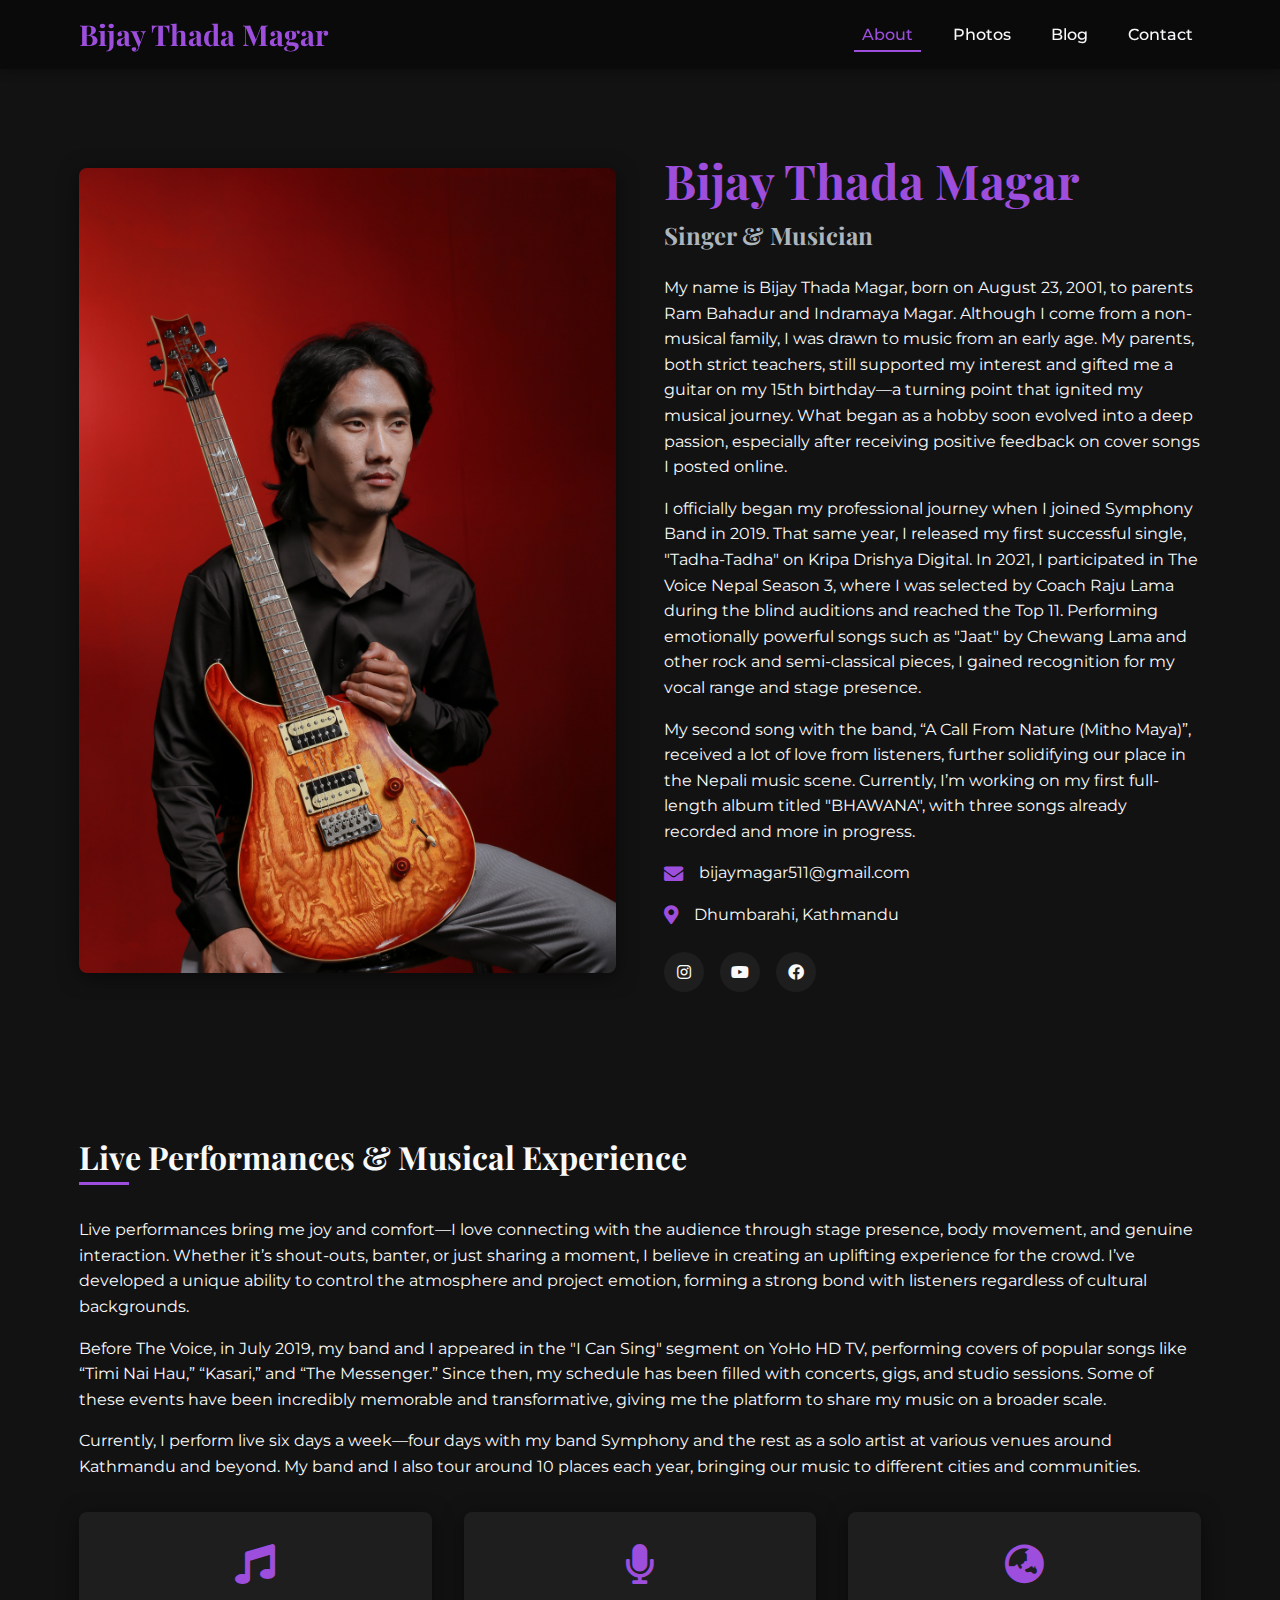
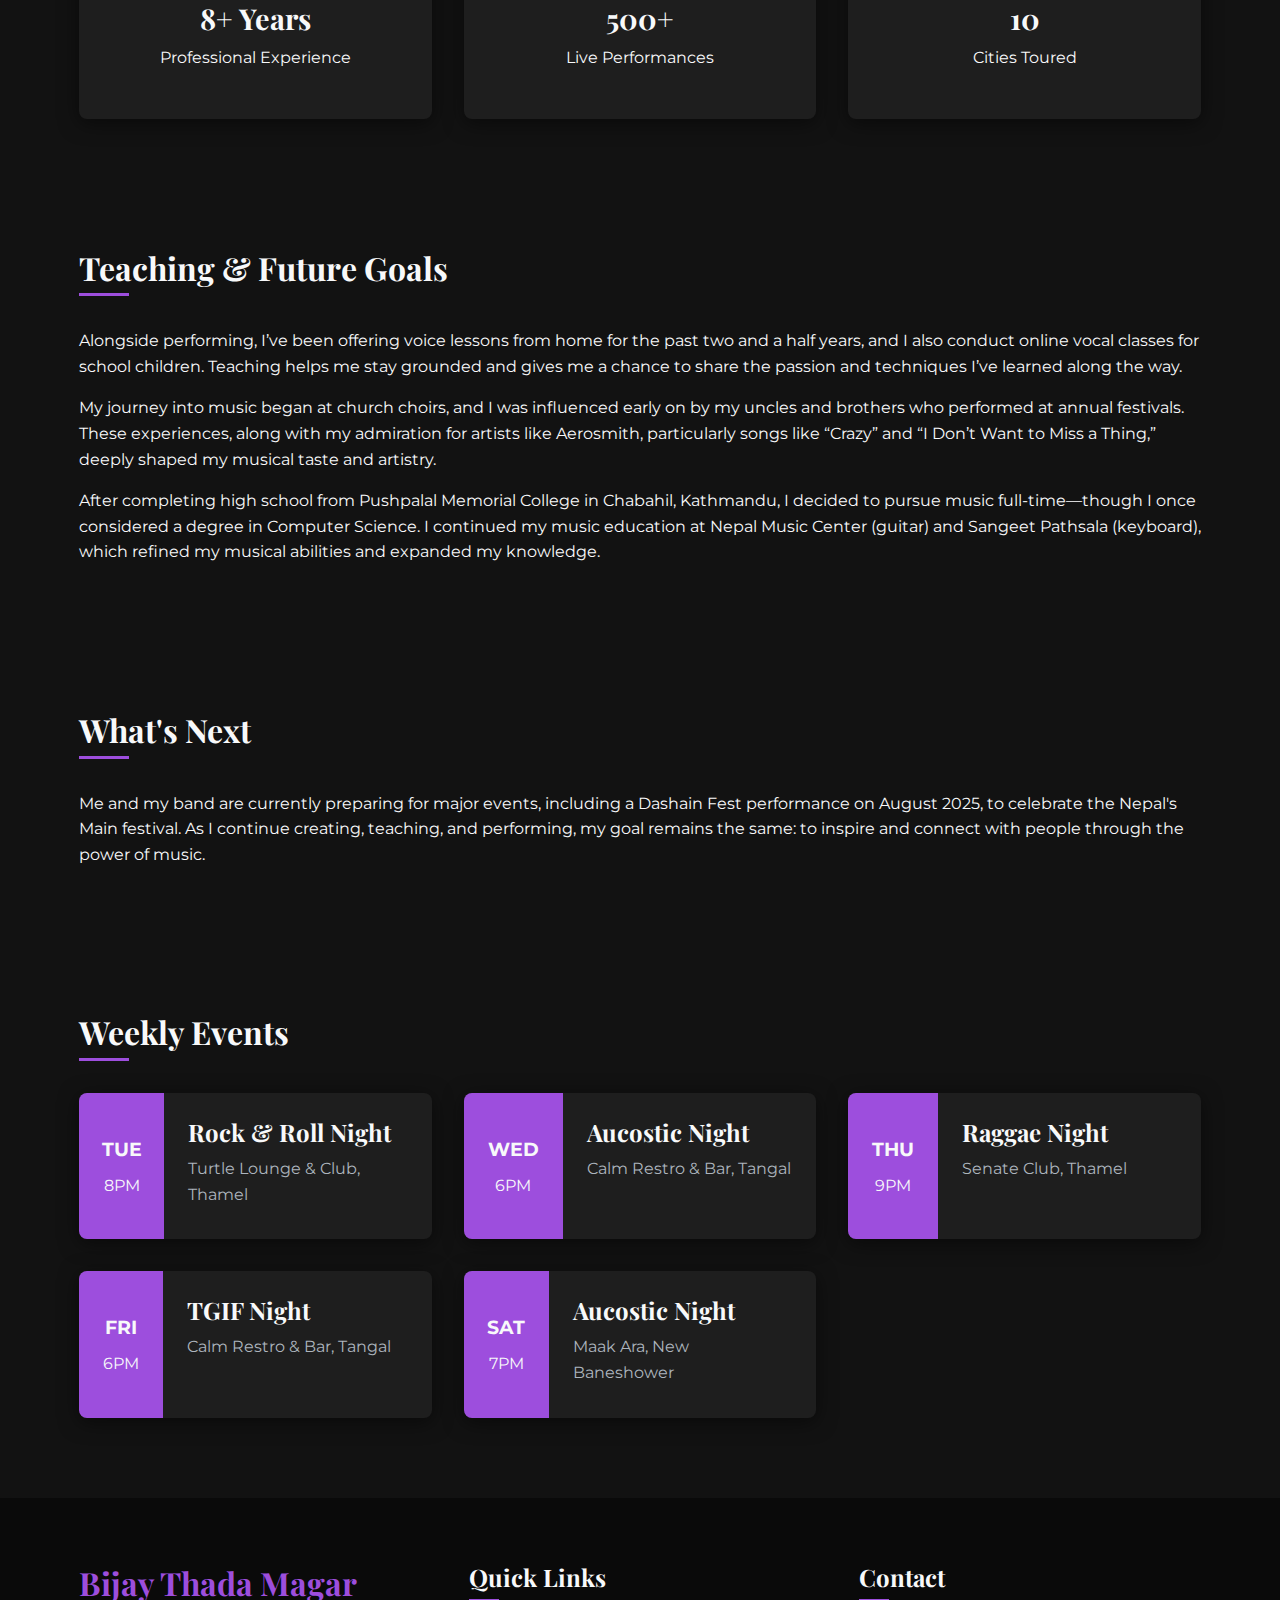
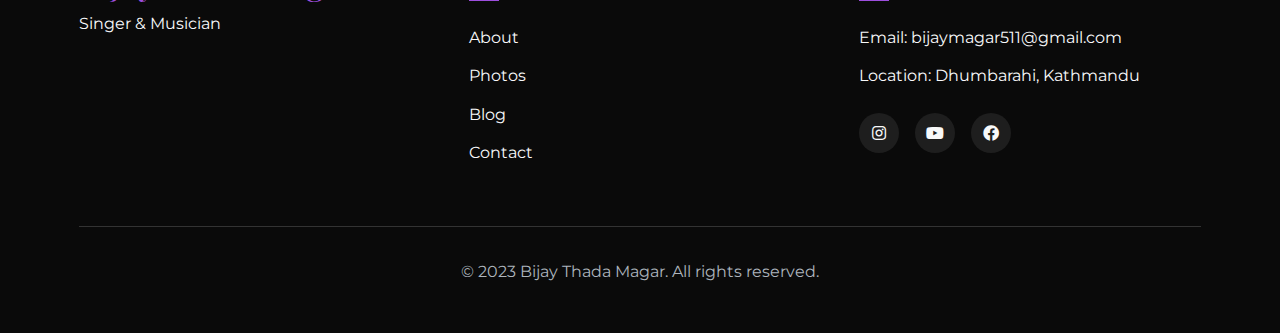
<file: index.html>
<!DOCTYPE html>
<html lang="en">
<head>
    <meta charset="UTF-8">
    <meta name="viewport" content="width=device-width, initial-scale=1.0">
    <title>Bijay Thada Magar | Musician & Singer</title>
    <link rel="preconnect" href="https://fonts.googleapis.com">
    <link rel="preconnect" href="https://fonts.gstatic.com" crossorigin>
    <link href="https://fonts.googleapis.com/css2?family=Montserrat:wght@300;400;500;600;700&family=Playfair+Display:wght@400;700&display=swap" rel="stylesheet">
    <link rel="stylesheet" href="css/styles.css">
    <link rel="stylesheet" href="https://cdnjs.cloudflare.com/ajax/libs/font-awesome/5.15.4/css/all.min.css">
</head>
<body>
    <header>
        <div class="container">
            <div class="logo">
                <h1>Bijay Thada Magar</h1>
            </div>
            <nav>
                <div class="menu-toggle">
                    <span></span>
                    <span></span>
                    <span></span>
                </div>
                <ul class="nav-links">
                    <li><a href="index.html" class="active">About</a></li>
                    <li><a href="photos.html">Photos</a></li>
                    <li><a href="blog.html">Blog</a></li>
                    <li><a href="contact.html">Contact</a></li>
                </ul>
            </nav>
        </div>
    </header>

    <main>
        <section class="hero">
            <div class="container">
                <div class="hero-content">
                    <div class="profile-image">
                        <img src="photos/profilr.JPG" alt="Bijay Thada Magar">
<!--                         <div class="profile-counter">
                            <span id="viewCount">1,234</span> views
                        </div> -->
                    </div>
                    <div class="profile-info">
                        <h2>Bijay Thada Magar</h2>
                        <h3>Singer & Musician</h3>
                        <p>My name is Bijay Thada Magar, born on August 23, 2001, to parents Ram Bahadur and Indramaya Magar. Although I come from a non-musical family, I was drawn to music from an early age. My parents, both strict teachers, still supported my interest and gifted me a guitar on my 15th birthday—a turning point that ignited my musical journey. What began as a hobby soon evolved into a deep passion, especially after receiving positive feedback on cover songs I posted online.</p>

                        <p>I officially began my professional journey when I joined Symphony Band in 2019. That same year, I released my first successful single, "Tadha-Tadha" on Kripa Drishya Digital. In 2021, I participated in The Voice Nepal Season 3, where I was selected by Coach Raju Lama during the blind auditions and reached the Top 11. Performing emotionally powerful songs such as "Jaat" by Chewang Lama and other rock and semi-classical pieces, I gained recognition for my vocal range and stage presence.</p>

                        <p>My second song with the band, “A Call From Nature (Mitho Maya)”, received a lot of love from listeners, further solidifying our place in the Nepali music scene. Currently, I’m working on my first full-length album titled "BHAWANA", with three songs already recorded and more in progress.</p>
                        
                        <div class="contact-info">
                            <div class="contact-item">
                                <i class="fas fa-envelope"></i>
                                <span>bijaymagar511@gmail.com</span>
                            </div>
                            <div class="contact-item">
                                <i class="fas fa-map-marker-alt"></i>
                                <span>Dhumbarahi, Kathmandu</span>
                            </div>
                        </div>
                        <div class="social-links">
                            <a href="https://www.instagram.com/_bijaymagar_?igsh=MzJzamhxY25reHR5" class="social-icon" target="_blank" rel="noopener noreferrer">
                                <i class="fab fa-instagram"></i>
                            </a>
                            <a href="https://youtube.com/@bijaythadamagar3898?si=WERd1830uHzhYi10" class="social-icon" target="_blank" rel="noopener noreferrer">
                                <i class="fab fa-youtube"></i>
                            </a>
                            <a href="https://www.facebook.com/profile.php?id=100064713847840&mibextid=rS40aB7S9Ucbxw6v" class="social-icon" target="_blank" rel="noopener noreferrer">
                                <i class="fab fa-facebook"></i>
                            </a>
                            <!-- <a href="#" class="social-icon"><i class="fab fa-twitter"></i></a> -->
                        </div> 
                    </div>
                </div>
            </div>
        </section>

        <section class="experience-section">
            <div class="container">
                <h2 class="section-title">Live Performances & Musical Experience</h2>
                <div class="experience-content">
                    <p>Live performances bring me joy and comfort—I love connecting with the audience through stage presence, body movement, and genuine interaction. Whether it’s shout-outs, banter, or just sharing a moment, I believe in creating an uplifting experience for the crowd. I’ve developed a unique ability to control the atmosphere and project emotion, forming a strong bond with listeners regardless of cultural backgrounds.</p>

                    <p>Before The Voice, in July 2019, my band and I appeared in the "I Can Sing" segment on YoHo HD TV, performing covers of popular songs like “Timi Nai Hau,” “Kasari,” and “The Messenger.” Since then, my schedule has been filled with concerts, gigs, and studio sessions. Some of these events have been incredibly memorable and transformative, giving me the platform to share my music on a broader scale.</p>

                    <p>Currently, I perform live six days a week—four days with my band Symphony and the rest as a solo artist at various venues around Kathmandu and beyond. My band and I also tour around 10 places each year, bringing our music to different cities and communities.</p>
                    <div class="experience-highlights">
                        <div class="highlight-item">
                            <i class="fas fa-music"></i>
                            <h3>8+ Years</h3>
                            <p>Professional Experience</p>
                        </div>
                        <div class="highlight-item">
                            <i class="fas fa-microphone"></i>
                            <h3>500+</h3>
                            <p>Live Performances</p>
                        </div>
                        <div class="highlight-item">
                            <i class="fas fa-globe-asia"></i>
                            <h3>10</h3>
                            <p>Cities Toured</p>
                        </div>
                    </div>
                </div>
            </div>
        </section>

        <section class="teaching-section">
            <div class="container">
                <h2 class="section-title">Teaching & Future Goals</h2>
                <div class="teaching-content">
                    <p>Alongside performing, I’ve been offering voice lessons from home for the past two and a half years, and I also conduct online vocal classes for school children. Teaching helps me stay grounded and gives me a chance to share the passion and techniques I’ve learned along the way.</p>
                    <p>My journey into music began at church choirs, and I was influenced early on by my uncles and brothers who performed at annual festivals. These experiences, along with my admiration for artists like Aerosmith, particularly songs like “Crazy” and “I Don’t Want to Miss a Thing,” deeply shaped my musical taste and artistry.</p>
                    <p>After completing high school from Pushpalal Memorial College in Chabahil, Kathmandu, I decided to pursue music full-time—though I once considered a degree in Computer Science. I continued my music education at Nepal Music Center (guitar) and Sangeet Pathsala (keyboard), which refined my musical abilities and expanded my knowledge.</p>
                </div>
            </div>
        </section>

        <section class="whats-next">
            <div class="container">
                <h2 class="section-title">What's Next</h2>
                <div class="whats-next-content">
                    <p>Me and my band are currently preparing for major events, including a Dashain Fest performance on August 2025, to celebrate the Nepal's Main festival. As I continue creating, teaching, and performing, my goal remains the same: to inspire and connect with people through the power of music.</p>
                </div>
            </div>
        </section>

        <section class="weekly-events">
            <div class="container">
                <h2 class="section-title">Weekly Events</h2>
                <div class="events-grid">
                    <div class="event-card">
                        <div class="event-date">
                            <span class="day">TUE</span>
                            <span class="time">8PM</span>
                        </div>
                        <div class="event-details">
                            <h3>Rock & Roll Night</h3>
                            <p class="event-location">Turtle Lounge & Club, Thamel</p>
                        </div>
                    </div>
                    <div class="event-card">
                        <div class="event-date">
                            <span class="day">WED</span>
                            <span class="time">6PM</span>
                        </div>
                        <div class="event-details">
                            <h3>Aucostic Night</h3>
                            <p class="event-location">Calm Restro & Bar, Tangal</p>
                        </div>
                    </div>
                    <div class="event-card">
                        <div class="event-date">
                            <span class="day">THU</span>
                            <span class="time">9PM</span>
                        </div>
                        <div class="event-details">
                            <h3>Raggae Night</h3>
                            <p class="event-location">Senate Club, Thamel</p>
                        </div>
                    </div>
                    <div class="event-card">
                        <div class="event-date">
                            <span class="day">FRI</span>
                            <span class="time">6PM</span>
                        </div>
                        <div class="event-details">
                            <h3>TGIF Night</h3>
                            <p class="event-location">Calm Restro & Bar, Tangal</p>
                        </div>
                    </div>
                    <div class="event-card">
                        <div class="event-date">
                            <span class="day">SAT</span>
                            <span class="time">7PM</span>
                        </div>
                        <div class="event-details">
                            <h3>Aucostic Night</h3>
                            <p class="event-location">Maak Ara, New Baneshower</p>
                        </div>
                    </div>
                </div>
            </div>
        </section>
    </main>

    <footer>
        <div class="container">
            <div class="footer-content">
                <div class="footer-logo">
                    <h2>Bijay Thada Magar</h2>
                    <p>Singer & Musician</p>
                </div>
                <div class="footer-links">
                    <h3>Quick Links</h3>
                    <ul>
                        <li><a href="index.html">About</a></li>
                        <li><a href="photos.html">Photos</a></li>
                        <li><a href="blog.html">Blog</a></li>
                        <li><a href="contact.html">Contact</a></li>
                    </ul>
                </div>
                <div class="footer-contact">
                    <h3>Contact</h3>
                    <p>Email: bijaymagar511@gmail.com</p>
                    <p>Location: Dhumbarahi, Kathmandu</p>
                    <div class="social-links">
                        <a href="https://www.instagram.com/_bijaymagar_?igsh=MzJzamhxY25reHR5" class="social-icon" target="_blank" rel="noopener noreferrer">
                            <i class="fab fa-instagram"></i>
                        </a>
                        <a href="https://youtube.com/@bijaythadamagar3898?si=WERd1830uHzhYi10" class="social-icon" target="_blank" rel="noopener noreferrer">
                            <i class="fab fa-youtube"></i>
                        </a>
                        <a href="https://www.facebook.com/profile.php?id=100064713847840&mibextid=rS40aB7S9Ucbxw6v" class="social-icon" target="_blank" rel="noopener noreferrer">
                            <i class="fab fa-facebook"></i>
                        </a>
                        <!-- <a href="#" class="social-icon"><i class="fab fa-twitter"></i></a> -->
                    </div>                    
                </div>
            </div>
            <div class="copyright">
                <p>&copy; 2023 Bijay Thada Magar. All rights reserved.</p>
            </div>
        </div>
    </footer>

    <script src="js/main.js"></script>
</body>
</html>
</file>
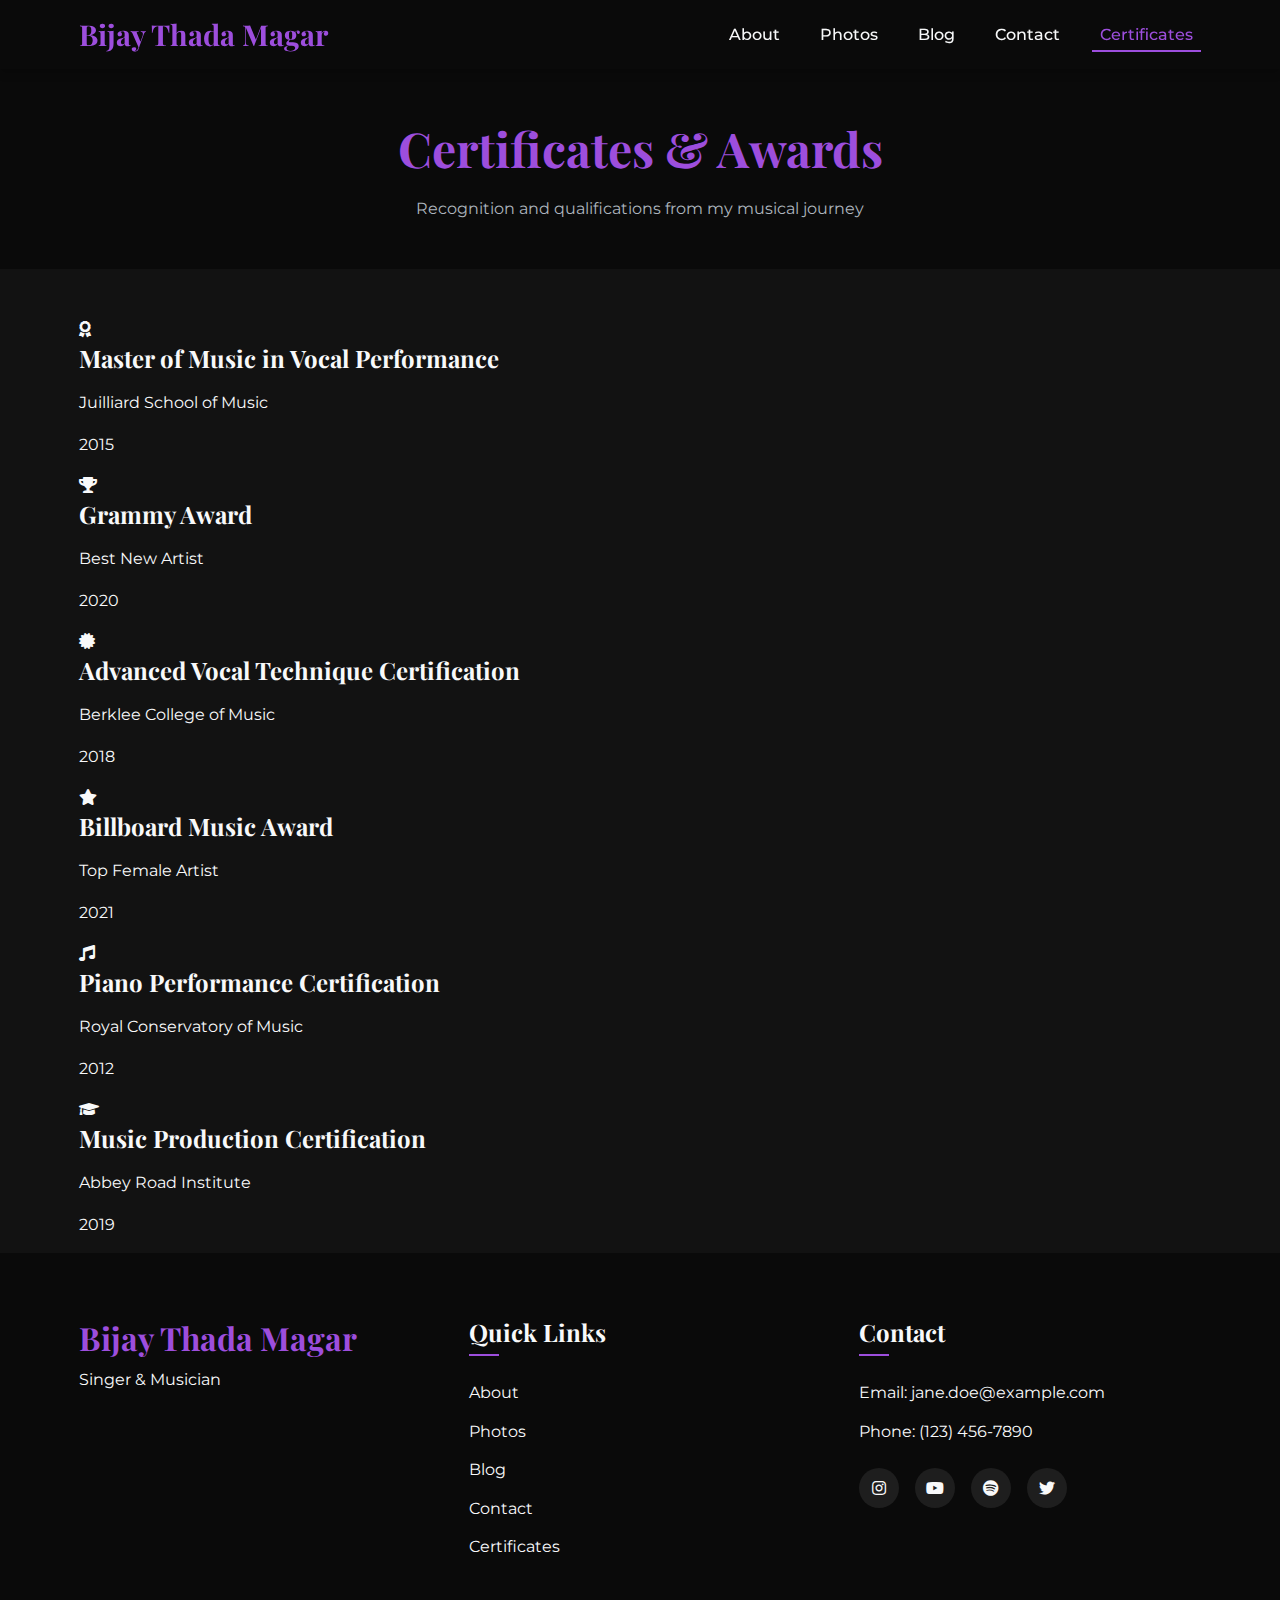
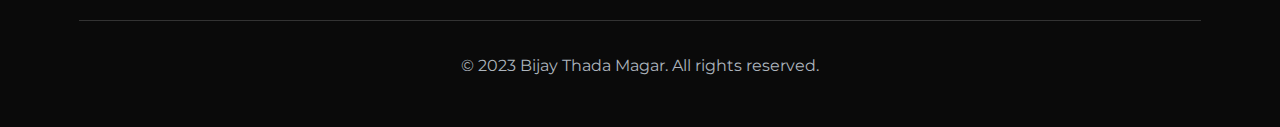
<file: certificates.html>
<!DOCTYPE html>
<html lang="en">
<head>
    <meta charset="UTF-8">
    <meta name="viewport" content="width=device-width, initial-scale=1.0">
    <title>Certificates | Bijay Thada Magar</title>
    <link rel="preconnect" href="https://fonts.googleapis.com">
    <link rel="preconnect" href="https://fonts.gstatic.com" crossorigin>
    <link href="https://fonts.googleapis.com/css2?family=Montserrat:wght@300;400;500;600;700&family=Playfair+Display:wght@400;700&display=swap" rel="stylesheet">
    <link rel="stylesheet" href="css/styles.css">
    <link rel="stylesheet" href="https://cdnjs.cloudflare.com/ajax/libs/font-awesome/5.15.4/css/all.min.css">
</head>
<body>
    <header>
        <div class="container">
            <div class="logo">
                <h1>Bijay Thada Magar</h1>
            </div>
            <nav>
                <div class="menu-toggle">
                    <span></span>
                    <span></span>
                    <span></span>
                </div>
                <ul class="nav-links">
                    <li><a href="index.html">About</a></li>
                    <li><a href="photos.html">Photos</a></li>
                    <li><a href="blog.html">Blog</a></li>
                    <li><a href="contact.html">Contact</a></li>
                    <li><a href="certificates.html" class="active">Certificates</a></li>
                </ul>
            </nav>
        </div>
    </header>

    <main>
        <section class="page-header">
            <div class="container">
                <h1>Certificates & Awards</h1>
                <p>Recognition and qualifications from my musical journey</p>
            </div>
        </section>

        <section class="certificates-section">
            <div class="container">
                <div class="certificates-grid">
                    <div class="certificate-card">
                        <div class="certificate-icon">
                            <i class="fas fa-award"></i>
                        </div>
                        <div class="certificate-content">
                            <h3>Master of Music in Vocal Performance</h3>
                            <p class="certificate-institution">Juilliard School of Music</p>
                            <p class="certificate-date">2015</p>
                        </div>
                    </div>
                    
                    <div class="certificate-card">
                        <div class="certificate-icon">
                            <i class="fas fa-trophy"></i>
                        </div>
                        <div class="certificate-content">
                            <h3>Grammy Award</h3>
                            <p class="certificate-institution">Best New Artist</p>
                            <p class="certificate-date">2020</p>
                        </div>
                    </div>
                    
                    <div class="certificate-card">
                        <div class="certificate-icon">
                            <i class="fas fa-certificate"></i>
                        </div>
                        <div class="certificate-content">
                            <h3>Advanced Vocal Technique Certification</h3>
                            <p class="certificate-institution">Berklee College of Music</p>
                            <p class="certificate-date">2018</p>
                        </div>
                    </div>
                    
                    <div class="certificate-card">
                        <div class="certificate-icon">
                            <i class="fas fa-star"></i>
                        </div>
                        <div class="certificate-content">
                            <h3>Billboard Music Award</h3>
                            <p class="certificate-institution">Top Female Artist</p>
                            <p class="certificate-date">2021</p>
                        </div>
                    </div>
                    
                    <div class="certificate-card">
                        <div class="certificate-icon">
                            <i class="fas fa-music"></i>
                        </div>
                        <div class="certificate-content">
                            <h3>Piano Performance Certification</h3>
                            <p class="certificate-institution">Royal Conservatory of Music</p>
                            <p class="certificate-date">2012</p>
                        </div>
                    </div>
                    
                    <div class="certificate-card">
                        <div class="certificate-icon">
                            <i class="fas fa-graduation-cap"></i>
                        </div>
                        <div class="certificate-content">
                            <h3>Music Production Certification</h3>
                            <p class="certificate-institution">Abbey Road Institute</p>
                            <p class="certificate-date">2019</p>
                        </div>
                    </div>
                </div>
            </div>
        </section>
    </main>

    <footer>
        <div class="container">
            <div class="footer-content">
                <div class="footer-logo">
                    <h2>Bijay Thada Magar</h2>
                    <p>Singer & Musician</p>
                </div>
                <div class="footer-links">
                    <h3>Quick Links</h3>
                    <ul>
                        <li><a href="index.html">About</a></li>
                        <li><a href="photos.html">Photos</a></li>
                        <li><a href="blog.html">Blog</a></li>
                        <li><a href="contact.html">Contact</a></li>
                        <li><a href="certificates.html">Certificates</a></li>
                    </ul>
                </div>
                <div class="footer-contact">
                    <h3>Contact</h3>
                    <p>Email: jane.doe@example.com</p>
                    <p>Phone: (123) 456-7890</p>
                    <div class="social-links">
                        <a href="#" class="social-icon"><i class="fab fa-instagram"></i></a>
                        <a href="#" class="social-icon"><i class="fab fa-youtube"></i></a>
                        <a href="#" class="social-icon"><i class="fab fa-spotify"></i></a>
                        <a href="#" class="social-icon"><i class="fab fa-twitter"></i></a>
                    </div>
                </div>
            </div>
            <div class="copyright">
                <p>&copy; 2023 Bijay Thada Magar. All rights reserved.</p>
            </div>
        </div>
    </footer>

    <script src="js/main.js"></script>
</body>
</html>
</file>
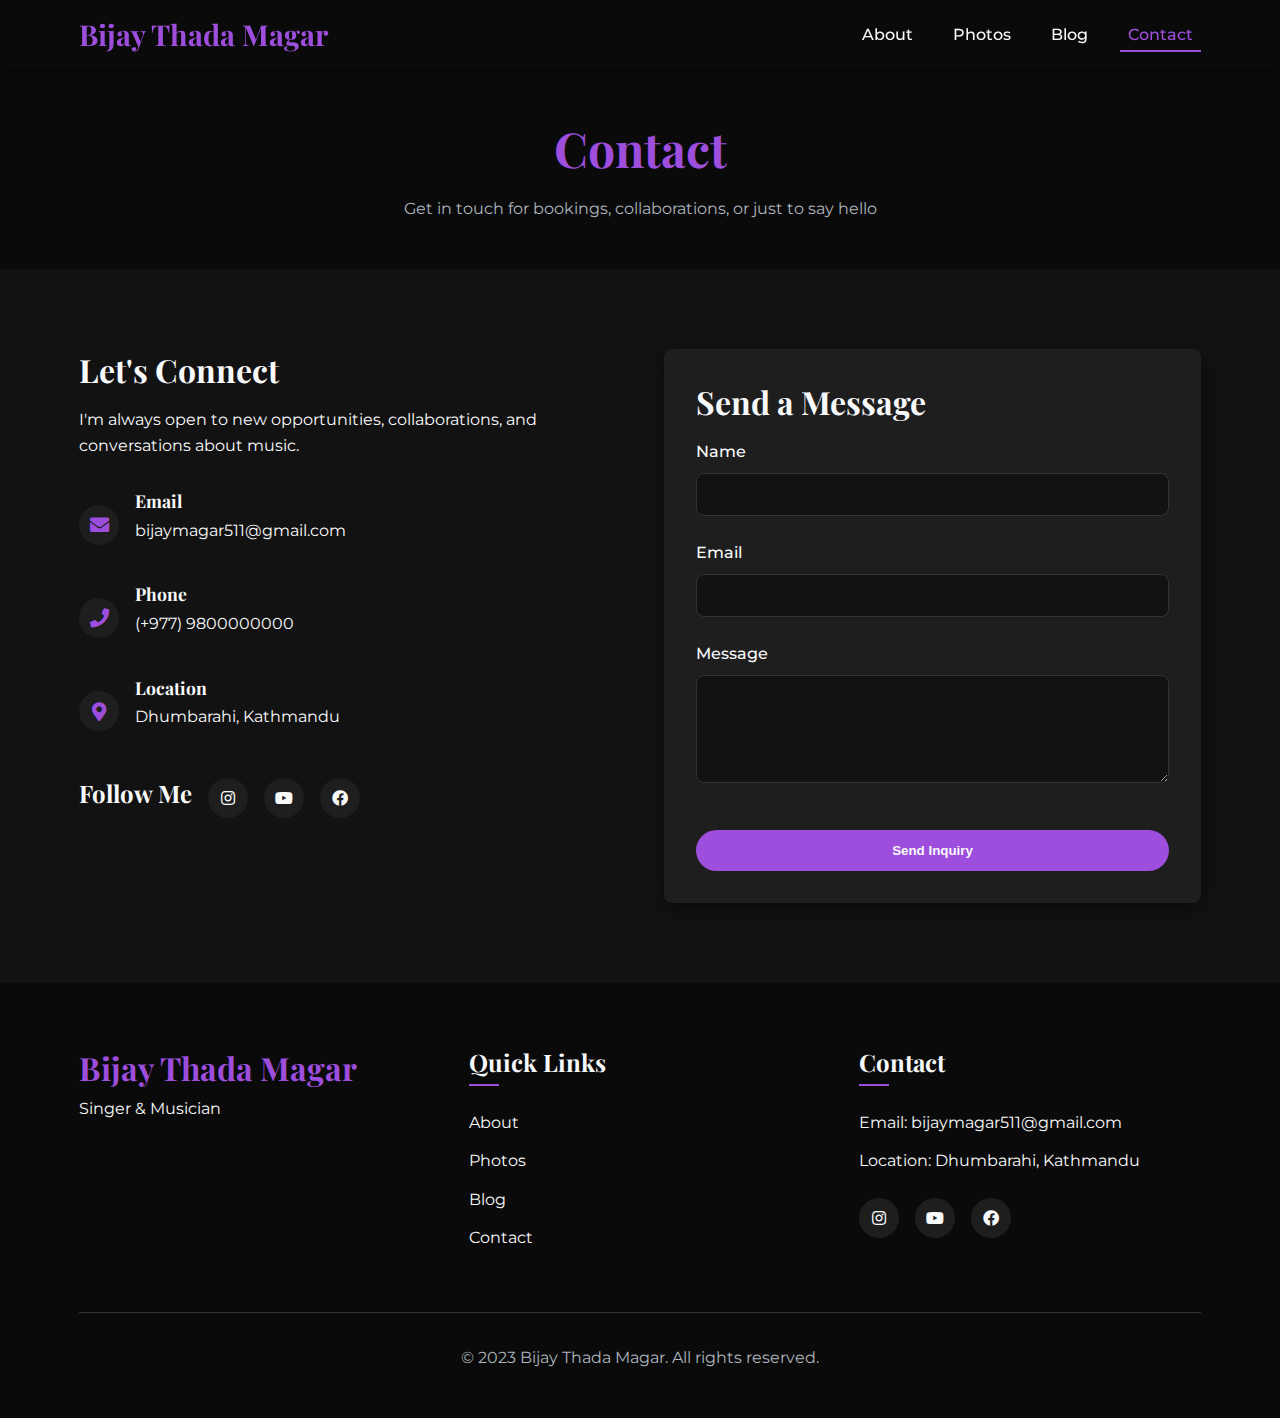
<file: contact.html>
<!DOCTYPE html>
<html lang="en">
<head>
    <meta charset="UTF-8">
    <meta name="viewport" content="width=device-width, initial-scale=1.0">
    <title>Contact | Bijay Thada Magar</title>
    <link rel="preconnect" href="https://fonts.googleapis.com">
    <link rel="preconnect" href="https://fonts.gstatic.com" crossorigin>
    <link href="https://fonts.googleapis.com/css2?family=Montserrat:wght@300;400;500;600;700&family=Playfair+Display:wght@400;700&display=swap" rel="stylesheet">
    <link rel="stylesheet" href="css/styles.css">
    <link rel="stylesheet" href="https://cdnjs.cloudflare.com/ajax/libs/font-awesome/5.15.4/css/all.min.css">
</head>
<body>
    <header>
        <div class="container">
            <div class="logo">
                <h1>Bijay Thada Magar</h1>
            </div>
            <nav>
                <div class="menu-toggle">
                    <span></span>
                    <span></span>
                    <span></span>
                </div>
                <ul class="nav-links">
                    <li><a href="index.html">About</a></li>
                    <li><a href="photos.html">Photos</a></li>
                    <li><a href="blog.html">Blog</a></li>
                    <li><a href="contact.html" class="active">Contact</a></li>
                </ul>
            </nav>
        </div>
    </header>

    <main>
        <section class="page-header">
            <div class="container">
                <h1>Contact</h1>
                <p>Get in touch for bookings, collaborations, or just to say hello</p>
            </div>
        </section>

        <section class="contact-section">
            <div class="container">
                <div class="contact-grid">
                    <div class="contact-info">
                        <h2>Let's Connect</h2>
                        <p>I'm always open to new opportunities, collaborations, and conversations about music.</p>
                        
                        <div class="contact-details">
                            <div class="contact-item">
                                <i class="fas fa-envelope"></i>
                                <div>
                                    <h3>Email</h3>
                                    <p>bijaymagar511@gmail.com</p>
                                </div>
                            </div>
                            
                            <div class="contact-item">
                                <i class="fas fa-phone"></i>
                                <div>
                                    <h3>Phone</h3>
                                    <p>(+977) 9800000000</p>
                                </div>
                            </div>
                            
                            <div class="contact-item">
                                <i class="fas fa-map-marker-alt"></i>
                                <div>
                                    <h3>Location</h3>
                                    <p>Dhumbarahi, Kathmandu</p>
                                </div>
                            </div>
                        </div>
                        
                        <div class="social-links">
                            <h3>Follow Me</h3>
                            <div class="social-links">
                                <a href="https://www.instagram.com/_bijaymagar_?igsh=MzJzamhxY25reHR5" class="social-icon" target="_blank" rel="noopener noreferrer">
                                    <i class="fab fa-instagram"></i>
                                </a>
                                <a href="https://youtube.com/@bijaythadamagar3898?si=WERd1830uHzhYi10" class="social-icon" target="_blank" rel="noopener noreferrer">
                                    <i class="fab fa-youtube"></i>
                                </a>
                                <a href="https://www.facebook.com/profile.php?id=100064713847840&mibextid=rS40aB7S9Ucbxw6v" class="social-icon" target="_blank" rel="noopener noreferrer">
                                    <i class="fab fa-facebook"></i>
                                </a>
                                <!-- <a href="#" class="social-icon"><i class="fab fa-twitter"></i></a> -->
                            </div>
                            
                        </div>
                    </div>
                    
                    <div class="contact-form-container">
                        <h2>Send a Message</h2>
                        <form id="contactForm" class="contact-form">
                            <div class="form-group">
                                <label for="name">Name</label>
                                <input type="text" id="name" name="name" required>
                                <span class="error-message" id="nameError"></span>
                            </div>
                            
                            <div class="form-group">
                                <label for="email">Email</label>
                                <input type="email" id="email" name="email" required>
                                <span class="error-message" id="emailError"></span>
                            </div>
                            
                            <div class="form-group">
                                <label for="message">Message</label>
                                <textarea id="message" name="message" rows="5" required></textarea>
                                <span class="error-message" id="messageError"></span>
                            </div>
                            
                            <button type="submit" class="submit-button">Send Inquiry</button>
                        </form>
                        <div id="formSuccess" class="form-success">
                            <i class="fas fa-check-circle"></i>
                            <p>Your message has been sent successfully!</p>
                        </div>
                    </div>
                </div>
            </div>
        </section>
    </main>

    <footer>
        <div class="container">
            <div class="footer-content">
                <div class="footer-logo">
                    <h2>Bijay Thada Magar</h2>
                    <p>Singer & Musician</p>
                </div>
                <div class="footer-links">
                    <h3>Quick Links</h3>
                    <ul>
                        <li><a href="index.html">About</a></li>
                        <li><a href="photos.html">Photos</a></li>
                        <li><a href="blog.html">Blog</a></li>
                        <li><a href="contact.html">Contact</a></li>
                    </ul>
                </div>
                <div class="footer-contact">
                    <h3>Contact</h3>
                    <p>Email: bijaymagar511@gmail.com</p>
                    <p>Location: Dhumbarahi, Kathmandu</p>
                    <div class="social-links">
                        <a href="https://www.instagram.com/_bijaymagar_?igsh=MzJzamhxY25reHR5" class="social-icon" target="_blank" rel="noopener noreferrer">
                            <i class="fab fa-instagram"></i>
                        </a>
                        <a href="https://youtube.com/@bijaythadamagar3898?si=WERd1830uHzhYi10" class="social-icon" target="_blank" rel="noopener noreferrer">
                            <i class="fab fa-youtube"></i>
                        </a>
                        <a href="https://www.facebook.com/profile.php?id=100064713847840&mibextid=rS40aB7S9Ucbxw6v" class="social-icon" target="_blank" rel="noopener noreferrer">
                            <i class="fab fa-facebook"></i>
                        </a>
                        <!-- <a href="#" class="social-icon"><i class="fab fa-twitter"></i></a> -->
                    </div>
                    
                </div>
            </div>
            <div class="copyright">
                <p>&copy; 2023 Bijay Thada Magar. All rights reserved.</p>
            </div>
        </div>
    </footer>

    <script src="js/main.js"></script>
    <script src="js/form-validation.js"></script>
</body>
</html>
</file>
<file: css/styles.css>
/* Base Styles and Variables */
:root {
  --primary-color: #9d4edd;
  --secondary-color: #5a189a;
  --accent-color: #ff9e00;
  --dark-bg: #121212;
  --darker-bg: #0a0a0a;
  --light-text: #f8f9fa;
  --gray-text: #adb5bd;
  --card-bg: #1e1e1e;
  --border-radius: 8px;
  --transition: all 0.3s ease;
  --box-shadow: 0 4px 20px rgba(0, 0, 0, 0.5);
  --font-heading: 'Playfair Display', serif;
  --font-body: 'Montserrat', sans-serif;
}

/* Reset and Base Styles */
* {
  margin: 0;
  padding: 0;
  box-sizing: border-box;
}

html {
  scroll-behavior: smooth;
}

body {
  font-family: var(--font-body);
  background-color: var(--dark-bg);
  color: var(--light-text);
  line-height: 1.6;
  overflow-x: hidden;
}

a {
  text-decoration: none;
  color: var(--light-text);
  transition: var(--transition);
}

ul {
  list-style: none;
}

img {
  max-width: 100%;
  height: auto;
  display: block;
}

.container {
  width: 90%;
  max-width: 1200px;
  margin: 0 auto;
  padding: 0 15px;
}

/* Typography */
h1, h2, h3, h4, h5, h6 {
  font-family: var(--font-heading);
  margin-bottom: 1rem;
  line-height: 1.3;
}

h1 {
  font-size: 2.5rem;
}

h2 {
  font-size: 2rem;
}

h3 {
  font-size: 1.5rem;
}

p {
  margin-bottom: 1rem;
}

.section-title {
  position: relative;
  display: inline-block;
  margin-bottom: 2rem;
  padding-bottom: 0.5rem;
}

.section-title::after {
  content: '';
  position: absolute;
  bottom: 0;
  left: 0;
  width: 50px;
  height: 3px;
  background-color: var(--primary-color);
}

/* Header and Navigation */
header {
  background-color: var(--darker-bg);
  padding: 1rem 0;
  position: sticky;
  top: 0;
  z-index: 1000;
  box-shadow: 0 2px 10px rgba(0, 0, 0, 0.3);
}

header .container {
  display: flex;
  justify-content: space-between;
  align-items: center;
}

.logo h1 {
  font-size: 1.8rem;
  margin-bottom: 0;
  color: var(--primary-color);
}

nav {
  display: flex;
  align-items: center;
}

.nav-links {
  display: flex;
}

.nav-links li {
  margin-left: 1.5rem;
}

.nav-links a {
  font-weight: 500;
  padding: 0.5rem;
  position: relative;
}

.nav-links a::after {
  content: '';
  position: absolute;
  bottom: 0;
  left: 0;
  width: 0;
  height: 2px;
  background-color: var(--primary-color);
  transition: var(--transition);
}

.nav-links a:hover::after,
.nav-links a.active::after {
  width: 100%;
}

.nav-links a.active {
  color: var(--primary-color);
}

.menu-toggle {
  display: none;
  flex-direction: column;
  cursor: pointer;
}

.menu-toggle span {
  width: 25px;
  height: 3px;
  background-color: var(--light-text);
  margin: 2px 0;
  transition: var(--transition);
}

/* Hero Section */
.hero {
  padding: 5rem 0;
}

.hero-content {
  display: grid;
  grid-template-columns: 1fr 1fr;
  gap: 3rem;
  align-items: center;
}

.profile-image {
  position: relative;
  border-radius: var(--border-radius);
  overflow: hidden;
  box-shadow: var(--box-shadow);
}

.profile-image img {
  width: 100%;
  height: auto;
  transition: var(--transition);
}

.profile-counter {
  position: absolute;
  bottom: 20px;
  right: 20px;
  background-color: rgba(0, 0, 0, 0.7);
  color: var(--light-text);
  padding: 0.5rem 1rem;
  border-radius: 20px;
  font-size: 0.9rem;
  display: flex;
  align-items: center;
}

.profile-counter span {
  font-weight: bold;
  margin-right: 5px;
  color: var(--primary-color);
}

.profile-info h2 {
  font-size: 3rem;
  margin-bottom: 0.5rem;
  color: var(--primary-color);
}

.profile-info h3 {
  font-size: 1.5rem;
  color: var(--gray-text);
  margin-bottom: 1.5rem;
}

.cta-button {
  display: inline-block;
  background-color: var(--primary-color);
  color: var(--light-text);
  padding: 0.8rem 2rem;
  border: none;
  border-radius: 30px;
  font-weight: 600;
  cursor: pointer;
  transition: var(--transition);
  margin-top: 1rem;
  margin-bottom: 2rem;
}

.cta-button:hover {
  background-color: var(--secondary-color);
  transform: translateY(-3px);
}

.contact-info {
  margin-bottom: 1.5rem;
}

.contact-item {
  display: flex;
  align-items: center;
  margin-bottom: 1rem;
}

.contact-item i {
  font-size: 1.2rem;
  color: var(--primary-color);
  margin-right: 1rem;
}

.social-links {
  display: flex;
  gap: 1rem;
}

.social-icon {
  display: flex;
  align-items: center;
  justify-content: center;
  width: 40px;
  height: 40px;
  background-color: var(--card-bg);
  border-radius: 50%;
  transition: var(--transition);
}

.social-icon:hover {
  background-color: var(--primary-color);
  transform: translateY(-3px);
}

/* Experience Section */
.experience-section, .teaching-section, .whats-next {
  padding: 4rem 0;
}

.experience-highlights {
  display: grid;
  grid-template-columns: repeat(auto-fit, minmax(200px, 1fr));
  gap: 2rem;
  margin-top: 2rem;
}

.highlight-item {
  background-color: var(--card-bg);
  padding: 2rem;
  border-radius: var(--border-radius);
  text-align: center;
  box-shadow: var(--box-shadow);
  transition: var(--transition);
}

.highlight-item:hover {
  transform: translateY(-5px);
}

.highlight-item i {
  font-size: 2.5rem;
  color: var(--primary-color);
  margin-bottom: 1rem;
}

.highlight-item h3 {
  font-size: 1.8rem;
  margin-bottom: 0.5rem;
}

/* Weekly Events Section */
.weekly-events {
  padding: 4rem 0 5rem;
}

.events-grid {
  display: grid;
  grid-template-columns: repeat(auto-fill, minmax(280px, 1fr));
  gap: 2rem;
}

.event-card {
  background-color: var(--card-bg);
  border-radius: var(--border-radius);
  overflow: hidden;
  box-shadow: var(--box-shadow);
  display: flex;
  transition: var(--transition);
}

.event-card:hover {
  transform: translateY(-5px);
}

.event-date {
  background-color: var(--primary-color);
  color: var(--light-text);
  padding: 1.5rem;
  display: flex;
  flex-direction: column;
  align-items: center;
  justify-content: center;
  min-width: 80px;
}

.event-date .day {
  font-size: 1.2rem;
  font-weight: 700;
}

.event-date .time {
  font-size: 1rem;
  margin-top: 0.5rem;
}

.event-details {
  padding: 1.5rem;
  flex-grow: 1;
}

.event-details h3 {
  margin-bottom: 0.5rem;
}

.event-location {
  color: var(--gray-text);
  margin-bottom: 0.5rem;
}

/* Page Header */
.page-header {
  background-color: var(--darker-bg);
  padding: 3rem 0;
  text-align: center;
  margin-bottom: 3rem;
}

.page-header h1 {
  font-size: 3rem;
  margin-bottom: 1rem;
  color: var(--primary-color);
}

.page-header p {
  max-width: 600px;
  margin: 0 auto;
  color: var(--gray-text);
}

/* Gallery Section */
.gallery {
  padding: 2rem 0 5rem;
}

.gallery-filters {
  display: flex;
  justify-content: center;
  flex-wrap: wrap;
  margin-bottom: 2rem;
}

.filter-btn {
  background: none;
  border: 2px solid var(--card-bg);
  color: var(--light-text);
  padding: 0.5rem 1.5rem;
  margin: 0.5rem;
  border-radius: 30px;
  cursor: pointer;
  transition: var(--transition);
}

.filter-btn:hover,
.filter-btn.active {
  background-color: var(--primary-color);
  border-color: var(--primary-color);
}

.gallery-grid {
  display: grid;
  grid-template-columns: repeat(auto-fill, minmax(300px, 1fr));
  gap: 2rem;
}

.gallery-item {
  position: relative;
  border-radius: var(--border-radius);
  overflow: hidden;
  box-shadow: var(--box-shadow);
  cursor: pointer;
}

.gallery-item img {
  width: 100%;
  height: 250px;
  object-fit: cover;
  transition: var(--transition);
}

.gallery-item:hover img {
  transform: scale(1.05);
}

/* Lightbox */
.lightbox {
  display: none;
  position: fixed;
  z-index: 1100;
  left: 0;
  top: 0;
  width: 100%;
  height: 100%;
  background-color: rgba(0, 0, 0, 0.9);
  overflow: auto;
}

.close-lightbox {
  position: absolute;
  top: 20px;
  right: 30px;
  color: var(--light-text);
  font-size: 40px;
  font-weight: bold;
  cursor: pointer;
  z-index: 1101;
}

.lightbox-content {
  display: block;
  margin: auto;
  max-width: 90%;
  max-height: 90vh;
  position: relative;
  top: 50%;
  transform: translateY(-50%);
}

/* Blog Section */
.blog-posts {
  padding: 2rem 0 5rem;
}

.blog-grid {
  display: grid;
  grid-template-columns: repeat(auto-fill, minmax(350px, 1fr));
  gap: 2.5rem;
}

.blog-card {
  background-color: var(--card-bg);
  border-radius: var(--border-radius);
  overflow: hidden;
  box-shadow: var(--box-shadow);
  transition: var(--transition);
}

.blog-card:hover {
  transform: translateY(-5px);
}

.blog-image {
  height: 200px;
  overflow: hidden;
}

.blog-image img {
  width: 100%;
  height: 100%;
  object-fit: cover;
  transition: var(--transition);
}

.blog-card:hover .blog-image img {
  transform: scale(1.05);
}

.blog-content {
  padding: 1.5rem;
}

.blog-date {
  color: var(--primary-color);
  font-size: 0.9rem;
  margin-bottom: 0.5rem;
}

.blog-content h2 {
  font-size: 1.3rem;
  margin-bottom: 1rem;
}

.read-more {
  display: inline-block;
  color: var(--primary-color);
  font-weight: 600;
  margin-top: 1rem;
}

.read-more:hover {
  color: var(--accent-color);
}

/* Contact Section */
.contact-section {
  padding: 2rem 0 5rem;
}

.contact-grid {
  display: grid;
  grid-template-columns: 1fr 1fr;
  gap: 3rem;
}

.contact-details {
  margin: 2rem 0;
}

.contact-details .contact-item {
  margin-bottom: 1.5rem;
}

.contact-details .contact-item i {
  width: 40px;
  height: 40px;
  background-color: var(--card-bg);
  border-radius: 50%;
  display: flex;
  align-items: center;
  justify-content: center;
  margin-right: 1rem;
}

.contact-details .contact-item h3 {
  margin-bottom: 0.3rem;
  font-size: 1.1rem;
}

.social-icons {
  display: flex;
  gap: 1rem;
  margin-top: 1rem;
}

.contact-form-container {
  background-color: var(--card-bg);
  padding: 2rem;
  border-radius: var(--border-radius);
  box-shadow: var(--box-shadow);
}

.contact-form {
  display: grid;
  gap: 1.5rem;
}

.form-group {
  position: relative;
}

.form-group label {
  display: block;
  margin-bottom: 0.5rem;
  font-weight: 500;
}

.form-group input,
.form-group textarea {
  width: 100%;
  padding: 0.8rem;
  background-color: var(--dark-bg);
  border: 1px solid #333;
  border-radius: var(--border-radius);
  color: var(--light-text);
  font-family: var(--font-body);
}

.form-group input:focus,
.form-group textarea:focus {
  outline: none;
  border-color: var(--primary-color);
}

.error-message {
  color: #ff4d4d;
  font-size: 0.85rem;
  margin-top: 0.3rem;
  display: none;
}

.submit-button {
  background-color: var(--primary-color);
  color: var(--light-text);
  border: none;
  padding: 0.8rem 2rem;
  border-radius: 30px;
  font-weight: 600;
  cursor: pointer;
  transition: var(--transition);
  margin-top: 1rem;
}

.submit-button:hover {
  background-color: var(--secondary-color);
}

.form-success {
  display: none;
  text-align: center;
  padding: 2rem;
}

.form-success i {
  font-size: 3rem;
  color: #4CAF50;
  margin-bottom: 1rem;
}

/* Footer */
footer {
  background-color: var(--darker-bg);
  padding: 4rem 0 2rem;
}

.footer-content {
  display: grid;
  grid-template-columns: repeat(auto-fit, minmax(250px, 1fr));
  gap: 3rem;
  margin-bottom: 3rem;
}

.footer-logo h2 {
  color: var(--primary-color);
  margin-bottom: 0.5rem;
}

.footer-links h3,
.footer-contact h3 {
  position: relative;
  padding-bottom: 0.5rem;
  margin-bottom: 1.5rem;
}

.footer-links h3::after,
.footer-contact h3::after {
  content: '';
  position: absolute;
  bottom: 0;
  left: 0;
  width: 30px;
  height: 2px;
  background-color: var(--primary-color);
}

.footer-links ul li {
  margin-bottom: 0.8rem;
}

.footer-links ul li a:hover {
  color: var(--primary-color);
  padding-left: 5px;
}

.footer-contact p {
  margin-bottom: 0.8rem;
}

.footer-contact .social-links {
  margin-top: 1.5rem;
}

.copyright {
  text-align: center;
  padding-top: 2rem;
  border-top: 1px solid #333;
  color: var(--gray-text);
}

/* Responsive Styles */
@media (max-width: 992px) {
  .hero-content {
    grid-template-columns: 1fr;
    text-align: center;
  }
  
  .profile-image {
    max-width: 400px;
    margin: 0 auto;
  }
  
  .contact-info, .social-links {
    justify-content: center;
  }
  
  .contact-item {
    justify-content: center;
  }
  
  .section-title::after {
    left: 50%;
    transform: translateX(-50%);
  }
  
  .contact-grid {
    grid-template-columns: 1fr;
  }
}

@media (max-width: 768px) {
  h1 {
    font-size: 2rem;
  }
  
  h2 {
    font-size: 1.8rem;
  }
  
  .menu-toggle {
    display: flex;
  }
  
  .nav-links {
    position: fixed;
    top: 70px;
    left: -100%;
    width: 100%;
    height: calc(100vh - 70px);
    background-color: var(--darker-bg);
    flex-direction: column;
    align-items: center;
    justify-content: center;
    transition: var(--transition);
  }
  
  .nav-links.active {
    left: 0;
  }
  
  .nav-links li {
    margin: 1.5rem 0;
  }
  
  .events-grid, .blog-grid {
    grid-template-columns: 1fr;
  }
  
  .page-header h1 {
    font-size: 2.5rem;
  }
}

@media (max-width: 576px) {
  .container {
    width: 95%;
    padding: 0 10px;
  }
  
  .profile-info h2 {
    font-size: 2.5rem;
  }
  
  .gallery-filters {
    flex-direction: column;
    align-items: center;
  }
  
  .filter-btn {
    width: 80%;
    margin: 0.3rem;
  }
}
</file>
